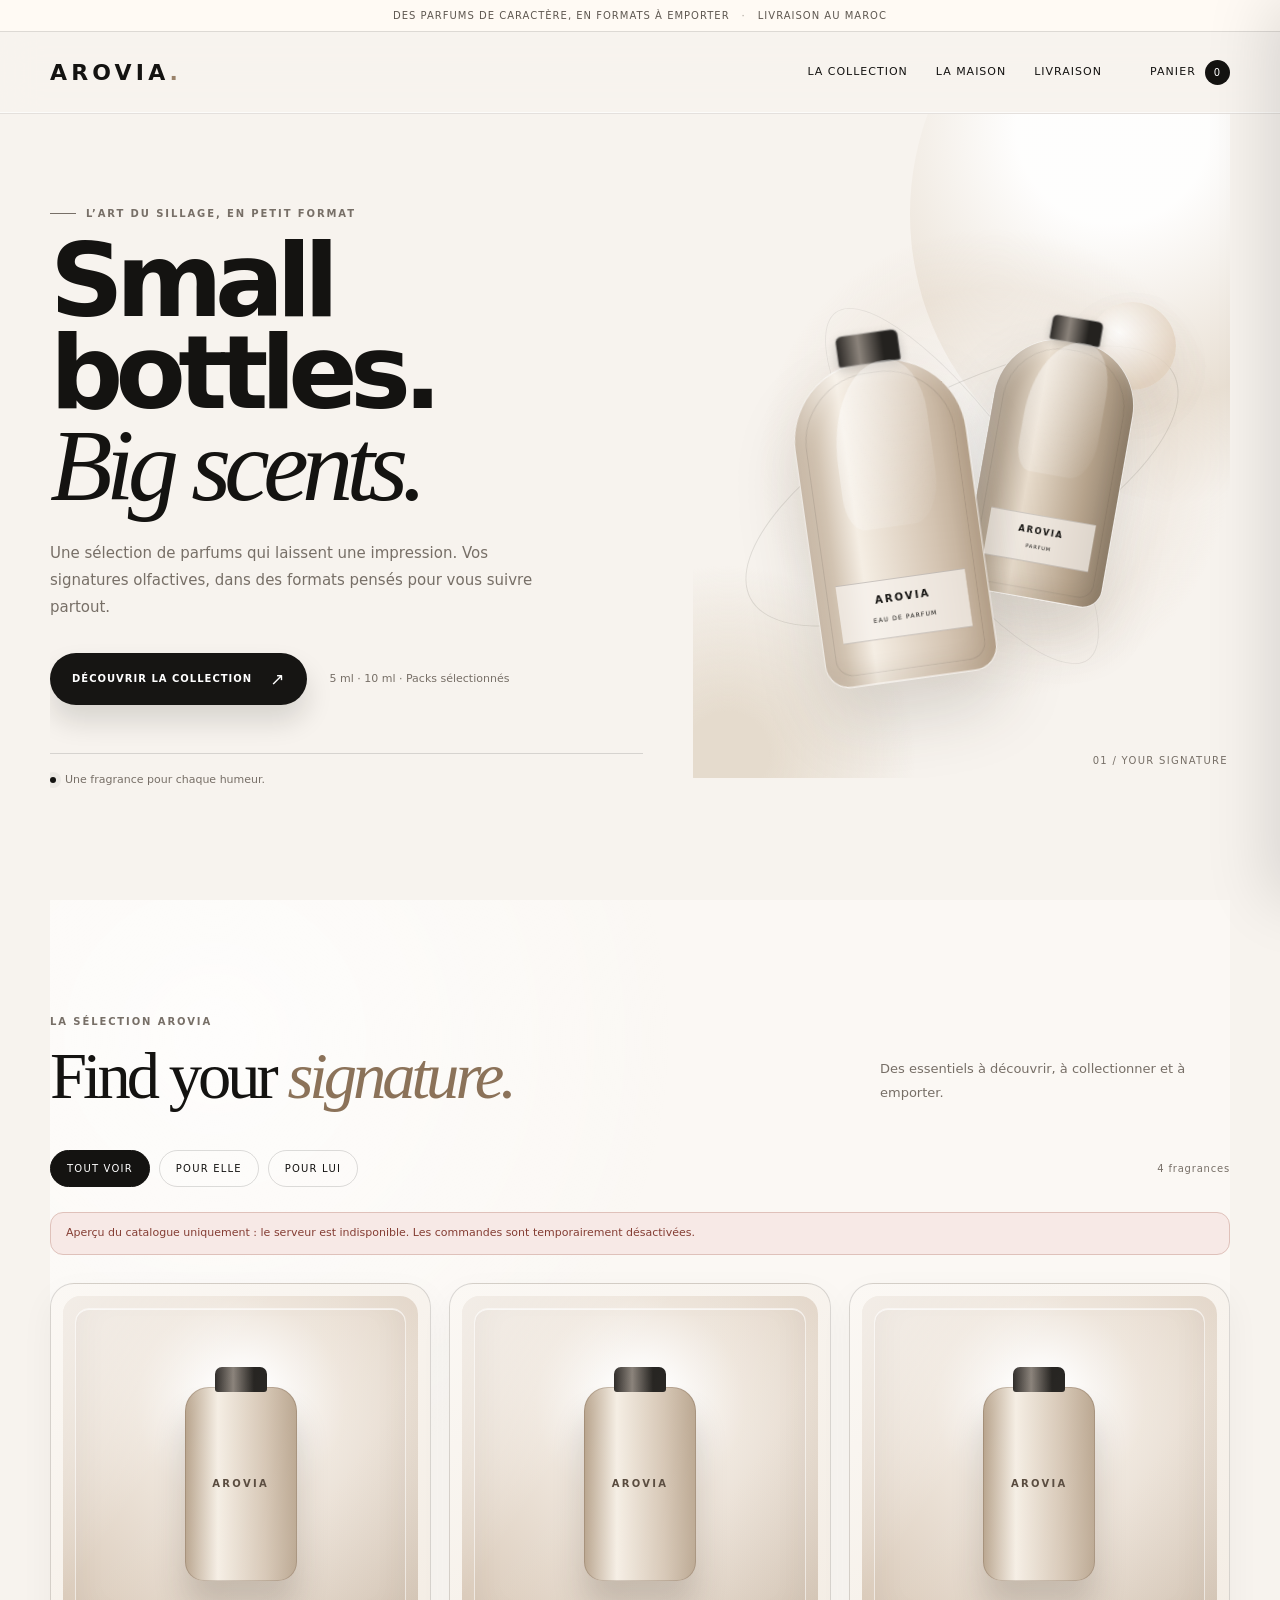
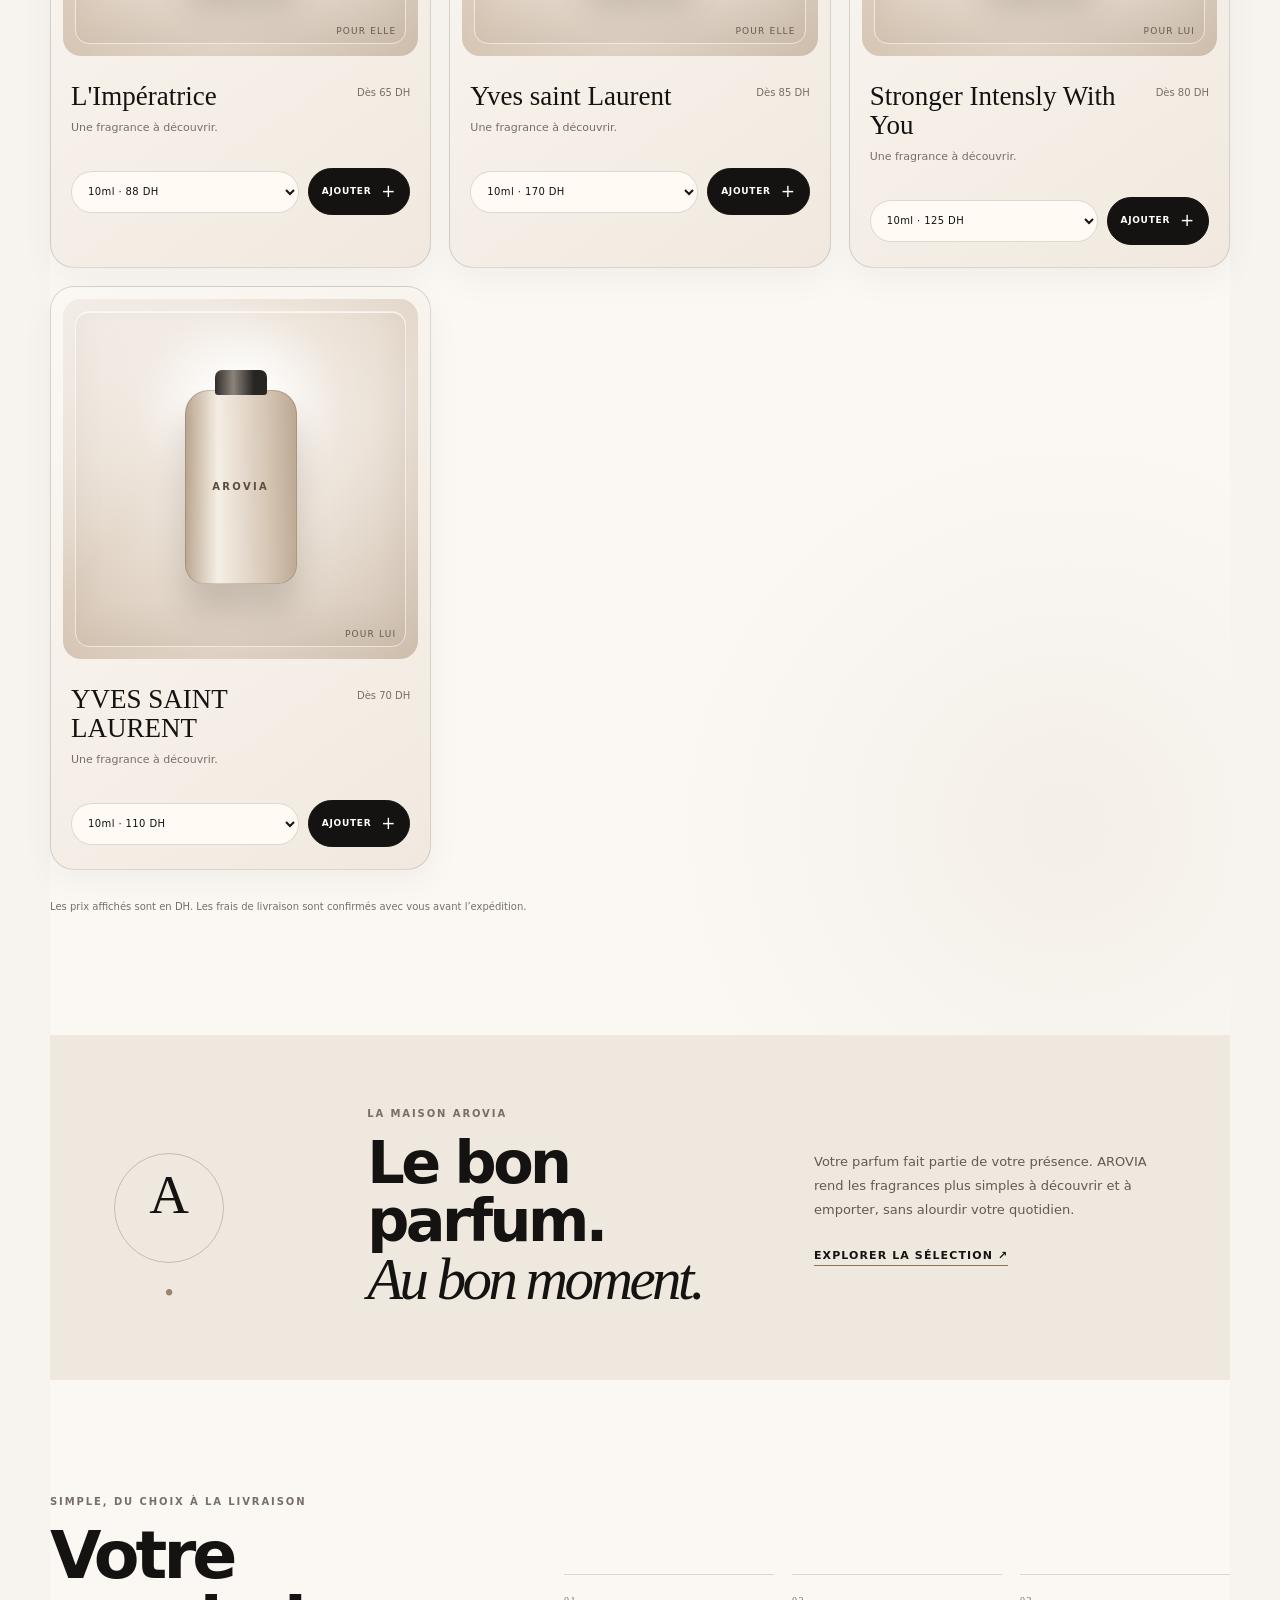
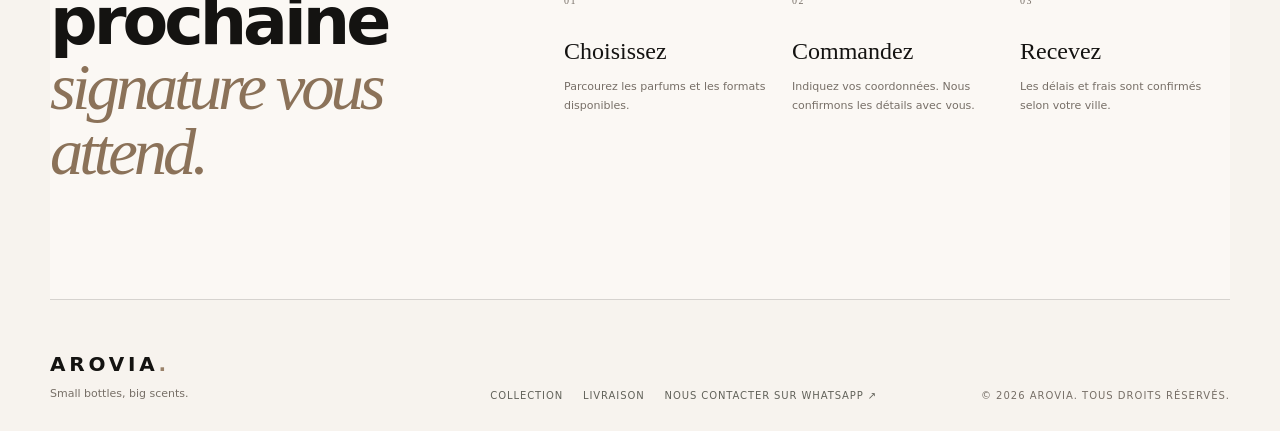
<file: index.html>
<!doctype html>
<html lang="fr">
<head>
  <meta charset="utf-8">
  <meta name="viewport" content="width=device-width, initial-scale=1">
  <meta name="theme-color" content="#f7f3ee">
  <meta name="description" content="AROVIA, des parfums de caractère en formats faciles à emporter. Découvrez notre sélection et commandez au Maroc.">
  <title>AROVIA — Small bottles, big scents.</title>
  <link rel="stylesheet" href="styles.css">
  <script src="app.js" defer></script>
</head>
<body class="storefront">
  <div class="announcement">Des parfums de caractère, en formats à emporter <span>·</span> Livraison au Maroc</div>
  <header class="site-header">
    <a class="wordmark" href="#top" aria-label="AROVIA, accueil">AROVIA<span class="wordmark-dot">.</span></a>
    <button class="mobile-menu" id="mobileMenuBtn" type="button" aria-expanded="false" aria-controls="mainNav" aria-label="Ouvrir le menu"><span></span><span></span></button>
    <nav class="main-nav" id="mainNav" aria-label="Navigation principale">
      <a href="#collection">La collection</a>
      <a href="#maison">La maison</a>
      <a href="#livraison">Livraison</a>
    </nav>
    <button class="cart-trigger" id="cartOpenBtn" type="button" aria-label="Ouvrir le panier">
      <span>Panier</span><span class="cart-count" id="cartCount">0</span>
    </button>
  </header>

  <main id="top">
    <section class="hero section-shell">
      <div class="hero-copy">
        <p class="eyebrow"><span class="eyebrow-line"></span> L’ART DU SILLAGE, EN PETIT FORMAT</p>
        <h1>Small bottles.<br><em>Big scents.</em></h1>
        <p class="hero-description">Une sélection de parfums qui laissent une impression. Vos signatures olfactives, dans des formats pensés pour vous suivre partout.</p>
        <div class="hero-actions">
          <a class="button button-dark" href="#collection">Découvrir la collection <span aria-hidden="true">↗</span></a>
          <span class="hero-note">5 ml · 10 ml · Packs sélectionnés</span>
        </div>
        <div class="hero-proof"><span class="proof-dot"></span><span>Une fragrance pour chaque humeur.</span></div>
      </div>
      <div class="hero-art" aria-label="Composition parfum minimaliste" role="img">
        <div class="art-orbit orbit-one"></div><div class="art-orbit orbit-two"></div>
        <div class="art-sun"></div>
        <div class="bottle bottle-back"><div class="bottle-cap"></div><div class="bottle-label">AROVIA<br><small>PARFUM</small></div></div>
        <div class="bottle bottle-front"><div class="bottle-cap"></div><div class="bottle-label">AROVIA<br><small>EAU DE PARFUM</small></div></div>
        <span class="art-caption">01 / YOUR SIGNATURE</span>
      </div>
    </section>

    <section class="catalog-section section-shell" id="collection">
      <div class="section-heading">
        <div><p class="eyebrow">LA SÉLECTION AROVIA</p><h2>Find your <em>signature.</em></h2></div>
        <p class="section-intro">Des essentiels à découvrir, à collectionner et à emporter.</p>
      </div>
      <div class="catalog-toolbar">
        <div class="filter-group" role="group" aria-label="Filtrer les parfums">
          <button type="button" class="filter-button is-active" data-category="all" aria-pressed="true">Tout voir</button>
          <button type="button" class="filter-button" data-category="femelle" aria-pressed="false">Pour elle</button>
          <button type="button" class="filter-button" data-category="homme" aria-pressed="false">Pour lui</button>
        </div>
        <p class="catalog-count" id="catalogCount">Sélection AROVIA</p>
      </div>
      <div id="apiStatus" class="api-status" role="status" aria-live="polite" hidden></div>
      <div class="product-grid" id="productGrid" aria-live="polite"></div>
      <div class="empty-state" id="emptyState" hidden><p>Aucun parfum dans cette catégorie pour le moment.</p></div>
      <div class="catalog-footnote">Les prix affichés sont en DH. Les frais de livraison sont confirmés avec vous avant l’expédition.</div>
    </section>

    <section class="brand-story section-shell" id="maison">
      <div class="story-mark">A<span>.</span></div>
      <div class="story-copy"><p class="eyebrow">LA MAISON AROVIA</p><h2>Le bon parfum.<br><em>Au bon moment.</em></h2></div>
      <div class="story-detail"><p>Votre parfum fait partie de votre présence. AROVIA rend les fragrances plus simples à découvrir et à emporter, sans alourdir votre quotidien.</p><a class="text-link" href="#collection">Explorer la sélection <span aria-hidden="true">↗</span></a></div>
    </section>

    <section class="delivery-section section-shell" id="livraison">
      <div class="delivery-heading"><p class="eyebrow">SIMPLE, DU CHOIX À LA LIVRAISON</p><h2>Votre prochaine<br><em>signature vous attend.</em></h2></div>
      <div class="delivery-steps">
        <article class="delivery-step"><span class="step-number">01</span><h3>Choisissez</h3><p>Parcourez les parfums et les formats disponibles.</p></article>
        <article class="delivery-step"><span class="step-number">02</span><h3>Commandez</h3><p>Indiquez vos coordonnées. Nous confirmons les détails avec vous.</p></article>
        <article class="delivery-step"><span class="step-number">03</span><h3>Recevez</h3><p>Les délais et frais sont confirmés selon votre ville.</p></article>
      </div>
    </section>
  </main>

  <footer class="site-footer section-shell" id="contact">
    <div><a class="wordmark footer-wordmark" href="#top">AROVIA<span class="wordmark-dot">.</span></a><p>Small bottles, big scents.</p></div>
    <div class="footer-links"><a href="#collection">Collection</a><a href="#livraison">Livraison</a><a href="https://wa.me/212699226164" target="_blank" rel="noopener noreferrer">Nous contacter sur WhatsApp ↗</a></div>
    <p class="footer-legal">© <span id="currentYear"></span> AROVIA. Tous droits réservés.</p>
  </footer>

  <div class="drawer-backdrop" id="cartBackdrop" hidden></div>
  <aside class="cart-drawer" id="cartDrawer" aria-labelledby="cartTitle" aria-hidden="true" inert>
    <div class="drawer-header"><div><p class="eyebrow">VOTRE SÉLECTION</p><h2 id="cartTitle">Le panier <span id="drawerCount">(0)</span></h2></div><button class="icon-button" id="cartCloseBtn" type="button" aria-label="Fermer le panier">×</button></div>
    <div class="cart-items" id="cartItems"></div>
    <div class="cart-empty" id="cartEmpty"><div class="empty-bag">A.</div><h3>Votre panier est vide.</h3><p>Il reste de belles fragrances à découvrir.</p><button class="text-link" id="continueShoppingBtn" type="button">Continuer mes achats ↗</button></div>
    <div class="cart-summary" id="cartSummary">
      <div class="summary-row"><span>Sous-total produits</span><strong id="cartSubtotal">0 DH</strong></div>
      <p class="summary-note">Les frais de livraison seront confirmés avec vous.</p>
      <button class="button button-dark button-full" id="checkoutOpenBtn" type="button">Passer la commande <span aria-hidden="true">↗</span></button>
      <p class="secure-note">Commande sans paiement en ligne. Confirmation avec AROVIA.</p>
    </div>
  </aside>

  <dialog class="modal checkout-modal" id="checkoutDialog" aria-labelledby="checkoutTitle">
    <div class="modal-header"><div><p class="eyebrow">DERNIÈRE ÉTAPE</p><h2 id="checkoutTitle">Finaliser la commande</h2></div><button class="icon-button" type="button" data-close-dialog="checkoutDialog" aria-label="Fermer">×</button></div>
    <p class="modal-intro">Vos coordonnées nous permettent de confirmer la disponibilité, les frais de livraison et le délai.</p>
    <form id="checkoutForm" class="checkout-form">
      <div class="form-field"><label for="customerName">Nom complet *</label><input id="customerName" name="name" type="text" autocomplete="name" maxlength="80" required></div>
      <div class="form-field"><label for="customerPhone">Téléphone *</label><input id="customerPhone" name="phone" type="tel" autocomplete="tel" maxlength="25" placeholder="06 XX XX XX XX" required></div>
      <div class="form-field"><label for="customerCity">Ville *</label><input id="customerCity" name="city" type="text" autocomplete="address-level2" maxlength="60" required></div>
      <div class="form-field"><label for="customerAddress">Adresse de livraison *</label><textarea id="customerAddress" name="address" autocomplete="street-address" maxlength="160" rows="2" required></textarea></div>
      <div class="form-field"><label for="customerNotes">Note (facultatif)</label><textarea id="customerNotes" name="notes" maxlength="300" rows="2" placeholder="Repère, préférence de livraison…"></textarea></div>
      <div class="honeypot" aria-hidden="true"><label for="website">Ne pas remplir ce champ</label><input id="website" name="website" type="text" tabindex="-1" autocomplete="off"></div>
      <div class="checkout-total"><span>Total produits</span><strong id="checkoutSubtotal">0 DH</strong></div>
      <p class="form-disclaimer">Le total ci-dessus concerne les produits uniquement. Les frais de livraison seront confirmés avant l’expédition.</p>
      <p id="checkoutMessage" class="form-message" role="status" aria-live="polite" hidden></p>
      <button class="button button-dark button-full" id="submitOrderBtn" type="submit">Envoyer ma commande <span aria-hidden="true">↗</span></button>
    </form>
  </dialog>

  <dialog class="modal receipt-modal" id="receiptDialog" aria-labelledby="receiptTitle">
    <div class="receipt-symbol">✓</div><p class="eyebrow">DEMANDE ENREGISTRÉE</p><h2 id="receiptTitle">Merci pour votre commande.</h2><p class="receipt-intro" id="receiptIntro">Votre commande a été enregistrée.</p>
    <div class="receipt-box" id="receiptContent"></div>
    <a class="button button-dark button-full" id="receiptWhatsApp" href="https://wa.me/212699226164" target="_blank" rel="noopener noreferrer">Confirmer sur WhatsApp ↗</a>
    <button class="button button-outline button-full" type="button" data-close-dialog="receiptDialog">Retour à la boutique</button>
  </dialog>

  <div class="toast" id="toast" role="status" aria-live="polite" hidden></div>
</body>
</html>
</file>
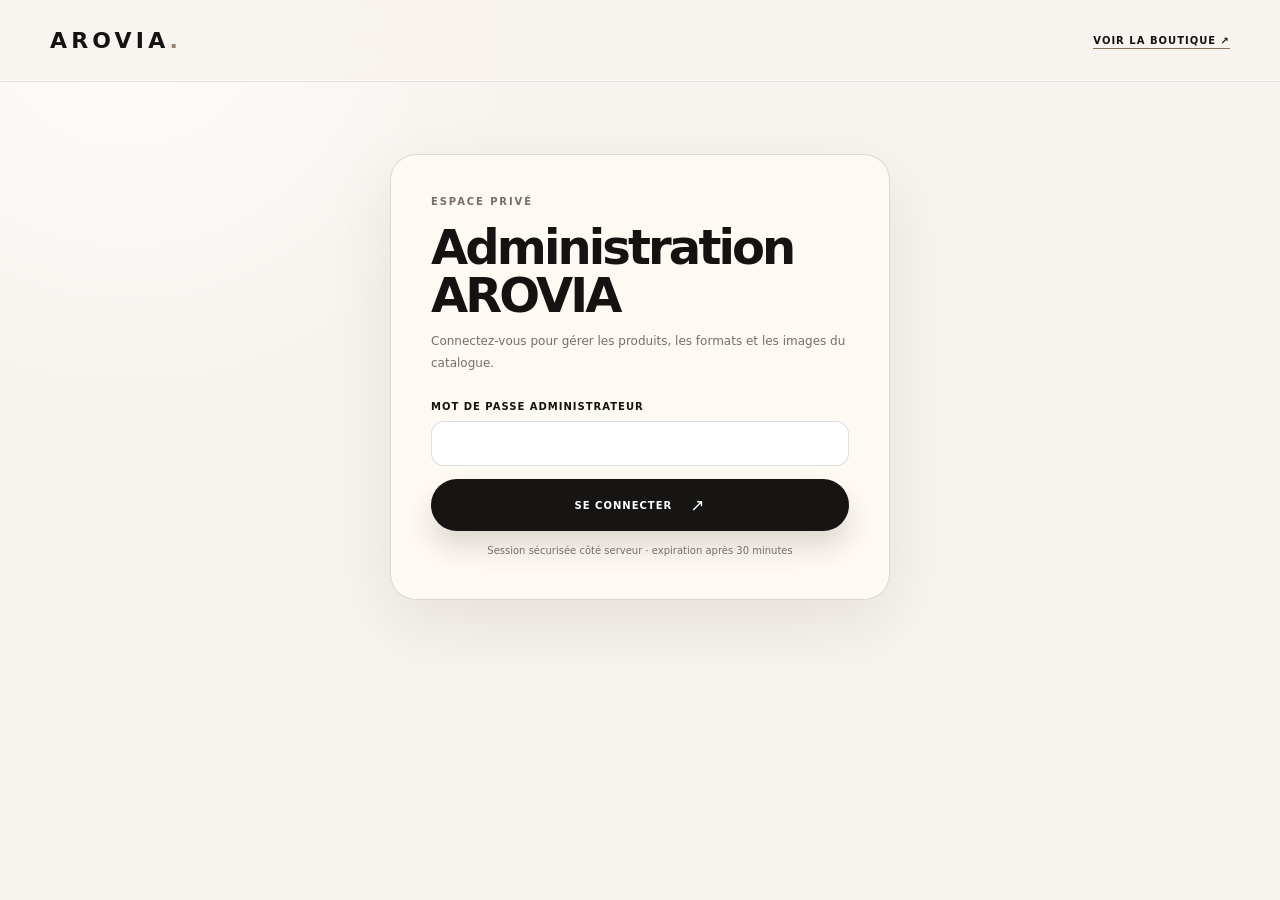
<file: admin.html>
<!doctype html>
<html lang="fr">
<head>
  <meta charset="utf-8">
  <meta name="viewport" content="width=device-width, initial-scale=1">
  <meta name="robots" content="noindex,nofollow,noarchive">
  <meta name="theme-color" content="#f7f3ee">
  <title>Administration — AROVIA</title>
  <link rel="stylesheet" href="styles.css">
  <script src="admin.js" defer></script>
</head>
<body class="admin-body">
  <header class="site-header admin-header">
    <a class="wordmark" href="index.html" aria-label="Retour à AROVIA">AROVIA<span class="wordmark-dot">.</span></a>
    <a class="text-link" href="index.html">Voir la boutique ↗</a>
  </header>

  <main class="admin-main">
    <section class="admin-panel admin-login-panel" id="loginPanel">
      <p class="eyebrow">ESPACE PRIVÉ</p>
      <h1 class="admin-title">Administration AROVIA</h1>
      <p class="admin-lead">Connectez-vous pour gérer les produits, les formats et les images du catalogue.</p>
      <p class="admin-message" id="loginMessage" role="status" aria-live="polite" hidden></p>
      <form class="login-form" id="loginForm">
        <div class="form-field"><label for="adminPassword">Mot de passe administrateur</label><input id="adminPassword" name="password" type="password" autocomplete="current-password" required maxlength="200"></div>
        <button class="button button-dark button-full" id="loginButton" type="submit">Se connecter <span aria-hidden="true">↗</span></button>
      </form>
      <p class="secure-note">Session sécurisée côté serveur · expiration après 30 minutes</p>
    </section>

    <section class="admin-panel is-hidden" id="adminPanel">
      <div class="admin-toolbar">
        <div><p class="eyebrow">GESTION DU CATALOGUE</p><h1>Vos produits.</h1><p id="catalogMeta">Chargement du catalogue…</p></div>
        <div class="admin-product-actions"><button class="button button-dark" id="newProductBtn" type="button">+ Nouveau produit</button><button class="button button-outline" id="logoutBtn" type="button">Déconnexion</button></div>
      </div>
      <p class="admin-message" id="adminMessage" role="status" aria-live="polite" hidden></p>
      <div class="admin-products" id="adminProducts"></div>
      <p class="catalog-footnote">Archiver masque un produit dans la boutique sans supprimer son historique de commandes. Les images téléversées deviennent accessibles par lien public, donc n’utilisez que des photos destinées aux clients.</p>
    </section>
  </main>

  <dialog class="modal" id="productDialog" aria-labelledby="productDialogTitle">
    <div class="modal-header"><div><p class="eyebrow">CATALOGUE AROVIA</p><h2 id="productDialogTitle">Nouveau produit</h2></div><button class="icon-button" id="closeProductDialog" type="button" aria-label="Fermer">×</button></div>
    <form id="productForm">
      <div class="admin-form" style="margin-top:19px">
        <div class="form-field"><label for="productId">Identifiant *</label><input id="productId" name="id" type="text" maxlength="60" pattern="[a-z0-9]+(-[a-z0-9]+)*" required><span class="muted-label">Lettres minuscules, chiffres et tirets. Stable après création.</span></div>
        <div class="form-field"><label for="productName">Nom du produit *</label><input id="productName" name="name" type="text" maxlength="100" required></div>
        <div class="form-field"><label for="productCategory">Catégorie *</label><select id="productCategory" name="category" required><option value="femelle">Pour elle</option><option value="homme">Pour lui</option></select></div>
        <div class="form-field"><label for="productBadge">Badge (facultatif)</label><input id="productBadge" name="badge" type="text" maxlength="40" placeholder="BEST VALUE"></div>
        <div class="form-field full"><label for="productDescription">Description</label><textarea id="productDescription" name="description" maxlength="600" rows="3" placeholder="Quelques mots sur la fragrance…"></textarea></div>
        <div class="form-field"><label for="productSortOrder">Ordre d’affichage</label><input id="productSortOrder" name="sortOrder" type="number" min="0" max="9999" step="1" value="999"></div>
        <div class="form-field checkbox-field"><input id="productActive" name="active" type="checkbox" checked><label for="productActive">Produit visible dans la boutique</label></div>
        <div class="form-field full"><label>Formats et prix (DH) *</label><div class="price-editor" id="priceEditor"></div><button class="small-button" id="addPriceBtn" type="button">+ Ajouter un format</button></div>
        <div class="form-field full"><label for="productImage">Photo du produit</label><div class="upload-row"><input id="productImage" type="file" accept="image/jpeg,image/png,image/webp"><button class="small-button" id="uploadImageBtn" type="button">Téléverser l’image</button></div><div class="image-preview" id="imagePreview"><div class="admin-thumb">A.</div><p>Choisissez une photo, puis téléversez-la avant d’enregistrer.</p></div></div>
      </div>
      <p class="admin-message" id="editorMessage" role="status" aria-live="polite" hidden></p>
      <div class="admin-form-actions"><button class="button button-outline" id="cancelProductBtn" type="button">Annuler</button><button class="button button-dark" id="saveProductBtn" type="submit">Enregistrer le produit</button></div>
    </form>
  </dialog>
  <div class="toast" id="adminToast" role="status" aria-live="polite" hidden></div>
</body>
</html>
</file>
<file: styles.css>
:root{--paper:#f8f6f1;--paper-2:#eeeae1;--ink:#25251f;--muted:#76766e;--line:#dedbd2;--accent:#a36b3f;--white:#fffefa;--danger:#a33d2c;--success:#426951;--shadow:0 22px 70px rgba(35,31,25,.12);--sans:'DM Sans',Arial,sans-serif;--serif:'Playfair Display',Georgia,serif}*{box-sizing:border-box}html{scroll-behavior:smooth;scroll-padding-top:100px}body{margin:0;background:var(--paper);color:var(--ink);font-family:var(--sans);font-size:14px;line-height:1.6}body.cart-open{overflow:hidden}button,input,textarea,select{font:inherit}button,a{-webkit-tap-highlight-color:transparent}button{color:inherit}a{color:inherit;text-decoration:none}button:focus-visible,a:focus-visible,input:focus-visible,textarea:focus-visible,select:focus-visible{outline:2px solid var(--accent);outline-offset:3px}.announcement{display:flex;align-items:center;justify-content:center;gap:10px;padding:8px 16px;background:#292923;color:#f8f4ec;font-size:10px;letter-spacing:.11em;text-transform:uppercase;text-align:center}.announcement span{color:#c59c71}.site-header{position:sticky;top:0;z-index:20;display:grid;grid-template-columns:1fr 1fr 1fr;align-items:center;min-height:76px;padding:0 clamp(22px,5vw,80px);border-bottom:1px solid rgba(80,75,63,.12);background:rgba(248,246,241,.94);backdrop-filter:blur(14px)}.wordmark{font-size:23px;font-weight:700;letter-spacing:.16em;line-height:1}.wordmark-dot{color:var(--accent)}.main-nav{display:flex;justify-content:center;gap:32px;font-size:12px;color:#64645d}.main-nav a,.footer-links a{transition:color .2s}.main-nav a:hover,.footer-links a:hover{color:var(--accent)}.cart-trigger{justify-self:end;display:flex;align-items:center;gap:12px;padding:10px 0;background:transparent;border:0;cursor:pointer;font-size:12px}.cart-count{display:grid;place-items:center;width:23px;height:23px;border-radius:50%;background:var(--ink);color:#fff;font-size:10px}.section-shell{width:min(1240px,calc(100% - 64px));margin:0 auto}.hero{display:grid;grid-template-columns:1fr 1fr;align-items:center;gap:6%;min-height:590px;padding-top:55px;padding-bottom:70px}.hero-copy{padding:35px 0}.eyebrow{display:flex;align-items:center;gap:10px;margin:0 0 18px;color:var(--accent);font-size:10px;font-weight:700;letter-spacing:.16em;line-height:1.4;text-transform:uppercase}.eyebrow-line{width:28px;height:1px;background:var(--accent)}h1,h2,h3,p{margin-top:0}h1,h2{font-weight:500;letter-spacing:-.045em}h1{max-width:620px;margin-bottom:23px;font-family:var(--serif);font-size:clamp(58px,7.1vw,104px);line-height:.98}h1 em,h2 em{color:var(--accent);font-weight:500}h1 em{display:inline-block}.hero-description{max-width:460px;margin-bottom:30px;color:#66665f;font-size:14px;line-height:1.95}.hero-actions{display:flex;align-items:center;flex-wrap:wrap;gap:20px}.button{display:inline-flex;align-items:center;justify-content:center;gap:18px;min-height:48px;padding:13px 19px;border:1px solid transparent;cursor:pointer;font-size:11px;font-weight:600;letter-spacing:.025em;transition:transform .18s,background .18s,border-color .18s,opacity .18s}.button:hover{transform:translateY(-1px)}.button-dark{background:var(--ink);color:var(--white)}.button-dark:hover{background:#444339}.button-outline{border-color:var(--line);background:transparent;color:var(--ink)}.button-outline:hover{border-color:var(--ink)}.button-full{width:100%}.button:disabled{cursor:not-allowed;opacity:.55;transform:none}.hero-note{color:var(--muted);font-size:10px}.hero-proof{display:flex;align-items:center;gap:8px;margin-top:45px;color:#818077;font-size:10px}.proof-dot{width:6px;height:6px;border-radius:50%;background:var(--accent)}.hero-art{position:relative;isolation:isolate;display:grid;place-items:center;min-height:430px;overflow:hidden;background:#e9e1d3}.hero-art:before,.hero-art:after{position:absolute;z-index:-1;content:"";border-radius:50%;border:1px solid rgba(123,98,69,.25)}.hero-art:before{width:390px;height:390px}.hero-art:after{width:280px;height:280px}.art-orbit{position:absolute;border:1px solid rgba(123,98,69,.3);border-radius:50%;transform:rotate(-27deg)}.orbit-one{width:490px;height:190px}.orbit-two{width:410px;height:130px;transform:rotate(54deg)}.art-sun{position:absolute;top:51px;right:67px;width:95px;height:95px;border-radius:50%;background:#c5a77f;opacity:.65}.bottle{position:absolute;display:flex;flex-direction:column;align-items:center;justify-content:flex-end;width:114px;height:220px;border:1px solid rgba(101,72,46,.35);border-radius:8px 8px 17px 17px;background:linear-gradient(90deg,rgba(176,130,81,.5),rgba(249,231,203,.82) 45%,rgba(169,122,72,.45));box-shadow:18px 25px 25px rgba(80,57,38,.16);transform:rotate(-7deg)}.bottle-back{margin-left:115px;margin-top:-65px;transform:rotate(9deg) scale(.8);background:linear-gradient(90deg,rgba(111,83,58,.65),rgba(211,178,140,.8) 45%,rgba(117,81,53,.55))}.bottle-front{margin-left:-40px;margin-top:65px}.bottle-cap{position:absolute;top:-28px;width:45px;height:29px;border-radius:4px 4px 1px 1px;background:linear-gradient(90deg,#9b8c74,#d3c4a4,#8a7960);border:1px solid rgba(77,64,47,.22)}.bottle-label{width:75%;padding:14px 4px;background:rgba(249,244,233,.8);text-align:center;font-size:10px;font-weight:700;letter-spacing:.12em;line-height:1.7}.bottle-label small{font-size:5px;letter-spacing:.18em}.art-caption{position:absolute;bottom:17px;left:19px;color:#766a5c;font-size:9px;letter-spacing:.18em}.catalog-section{padding-top:60px;padding-bottom:100px}.section-heading{display:flex;align-items:end;justify-content:space-between;gap:28px;margin-bottom:36px}.section-heading .eyebrow{margin-bottom:13px}h2{margin-bottom:0;font-family:var(--serif);font-size:clamp(38px,5vw,62px);line-height:1.08}.section-intro{max-width:280px;margin:0 0 4px;color:var(--muted);font-size:12px;line-height:1.8}.catalog-toolbar{display:flex;align-items:center;justify-content:space-between;gap:20px;padding:15px 0;border-top:1px solid var(--line);border-bottom:1px solid var(--line)}.filter-group{display:flex;flex-wrap:wrap;gap:6px}.filter-button{padding:8px 13px;border:1px solid transparent;background:transparent;color:#77776f;cursor:pointer;font-size:11px}.filter-button.is-active{border-color:var(--ink);background:var(--ink);color:white}.catalog-count{margin:0;color:var(--muted);font-size:10px}.api-status{margin:16px 0 0;padding:12px 15px;border:1px solid #dbc8a8;background:#f3eadb;color:#675538;font-size:11px}.api-status[data-kind="error"]{border-color:#e1bcb6;background:#f7e9e6;color:#843d33}.product-grid{display:grid;grid-template-columns:repeat(3,minmax(0,1fr));gap:38px 24px;margin-top:28px}.product-card{min-width:0}.product-visual{position:relative;display:grid;place-items:center;aspect-ratio:4/4.35;overflow:hidden;background:#ece7dd}.product-visual:after{position:absolute;inset:10px;border:1px solid rgba(108,92,70,.12);content:"";pointer-events:none}.product-visual img{width:100%;height:100%;object-fit:cover;transition:transform .5s}.product-card:hover .product-visual img{transform:scale(1.035)}.product-placeholder{display:flex;align-items:center;justify-content:center;width:100%;height:100%;background:radial-gradient(circle at 50% 35%,#f7f1e8 0,#e5dac9 46%,#d8c6af 100%)}.placeholder-bottle{position:relative;display:flex;align-items:center;justify-content:center;width:84px;height:160px;border:1px solid rgba(92,67,43,.42);border-radius:5px 5px 12px 12px;background:linear-gradient(90deg,#bca181,#f5e3c5 44%,#c3a27d);box-shadow:15px 20px 28px rgba(84,61,39,.15);color:#66503c;font-size:10px;font-weight:700;letter-spacing:.15em;text-align:center;line-height:1.6}.placeholder-bottle:before{position:absolute;top:-22px;width:34px;height:23px;border-radius:3px 3px 0 0;background:linear-gradient(90deg,#91806a,#d1c0a4,#82715b);content:""}.product-badge{position:absolute;top:15px;left:15px;z-index:1;padding:6px 8px;background:var(--white);font-size:8px;font-weight:700;letter-spacing:.11em;text-transform:uppercase}.product-category{position:absolute;right:15px;bottom:14px;z-index:1;color:#685c4d;font-size:8px;letter-spacing:.14em;text-transform:uppercase}.product-info{padding:16px 1px 0}.product-title-row{display:flex;align-items:start;justify-content:space-between;gap:12px}.product-title{margin:0;font-family:var(--serif);font-size:23px;font-weight:500;line-height:1.25}.product-price-hint{flex:none;padding-top:4px;color:#5f5c53;font-size:11px}.product-description{min-height:22px;margin:7px 0 15px;color:var(--muted);font-size:11px;line-height:1.6}.product-buy-row{display:grid;grid-template-columns:minmax(92px,1fr) auto;gap:9px;align-items:center}.product-size-select{width:100%;min-height:42px;padding:9px 10px;border:1px solid var(--line);border-radius:0;background:transparent;color:var(--ink);font-size:11px}.add-button{display:flex;align-items:center;justify-content:center;gap:14px;min-height:42px;padding:10px 13px;border:1px solid var(--ink);background:transparent;cursor:pointer;font-size:10px;font-weight:600;white-space:nowrap}.add-button:hover{background:var(--ink);color:white}.catalog-footnote{margin-top:28px;color:var(--muted);font-size:10px}.empty-state{padding:48px 10px;text-align:center;color:var(--muted)}.brand-story{display:grid;grid-template-columns:.65fr 1.2fr 1fr;align-items:center;gap:35px;padding:68px 6%;background:#e9e3d8}.story-mark{display:grid;place-items:center;width:100px;height:100px;border:1px solid rgba(145,103,62,.4);border-radius:50%;font-family:var(--serif);font-size:50px}.story-mark span{color:var(--accent)}.story-copy .eyebrow{margin-bottom:13px}.story-copy h2{font-size:clamp(34px,4vw,50px)}.story-detail p{max-width:360px;margin-bottom:20px;color:#656158;font-size:12px;line-height:1.9}.text-link{display:inline-flex;align-items:center;gap:12px;padding:0;border:0;border-bottom:1px solid var(--accent);background:transparent;color:var(--ink);cursor:pointer;font-size:11px;font-weight:600}.delivery-section{display:grid;grid-template-columns:.75fr 1.25fr;gap:8%;padding-top:105px;padding-bottom:105px}.delivery-heading h2{font-size:clamp(38px,4.5vw,58px)}.delivery-steps{display:grid;grid-template-columns:repeat(3,1fr);gap:20px;padding-top:10px}.delivery-step{padding-top:16px;border-top:1px solid #cfc7b8}.step-number{color:var(--accent);font-family:var(--serif);font-size:18px}.delivery-step h3{margin:20px 0 9px;font-family:var(--serif);font-size:19px;font-weight:500}.delivery-step p{margin:0;color:var(--muted);font-size:11px;line-height:1.8}.site-footer{display:grid;grid-template-columns:1fr 1.2fr auto;align-items:center;gap:20px;padding-top:28px;padding-bottom:27px;border-top:1px solid var(--line)}.footer-wordmark{font-size:18px}.site-footer p{margin:8px 0 0;color:var(--muted);font-size:10px}.footer-links{display:flex;flex-wrap:wrap;justify-content:center;gap:22px;color:#62625a;font-size:10px}.site-footer .footer-legal{margin:0;text-align:right;white-space:nowrap}.drawer-backdrop{position:fixed;inset:0;z-index:39;background:rgba(28,27,23,.42)}.cart-drawer{position:fixed;top:0;right:0;z-index:40;display:flex;flex-direction:column;width:min(460px,100%);height:100dvh;padding:25px clamp(20px,4vw,34px);background:var(--paper);box-shadow:var(--shadow);transform:translateX(102%);transition:transform .25s ease}.cart-drawer.is-open{transform:translateX(0)}.drawer-header,.modal-header{display:flex;align-items:start;justify-content:space-between;gap:20px;padding-bottom:20px;border-bottom:1px solid var(--line)}.drawer-header .eyebrow,.modal-header .eyebrow{margin-bottom:9px}.drawer-header h2,.modal-header h2{font-size:30px}.icon-button{display:grid;place-items:center;flex:none;width:34px;height:34px;border:1px solid var(--line);background:transparent;cursor:pointer;font-size:24px;line-height:1}.cart-items{flex:1;overflow:auto;padding:20px 0}.cart-line{display:grid;grid-template-columns:68px 1fr auto;gap:13px;padding:14px 0;border-bottom:1px solid var(--line)}.cart-line-thumb{display:grid;place-items:center;min-height:78px;background:var(--paper-2);font-family:var(--serif);font-size:20px;color:var(--accent)}.cart-line-title{margin:1px 0 4px;font-family:var(--serif);font-size:16px;font-weight:500}.cart-line-meta{margin:0;color:var(--muted);font-size:10px}.cart-line-price{padding-top:2px;font-size:11px;font-weight:600;white-space:nowrap}.cart-line-controls{display:flex;align-items:center;gap:8px;margin-top:10px}.qty-button{display:grid;place-items:center;width:25px;height:25px;border:1px solid var(--line);background:transparent;cursor:pointer}.qty-number{min-width:12px;text-align:center;font-size:10px}.remove-button{margin-left:4px;padding:3px 0;border:0;border-bottom:1px solid #c8b5a0;background:transparent;color:#8a6142;cursor:pointer;font-size:10px}.cart-summary{padding-top:17px;border-top:1px solid var(--line)}.summary-row,.checkout-total{display:flex;align-items:center;justify-content:space-between;gap:20px}.summary-row{font-size:12px}.summary-row strong,.checkout-total strong{font-size:16px}.summary-note,.secure-note{color:var(--muted);font-size:10px}.cart-summary .button{margin-top:10px}.secure-note{margin:12px 0 0;text-align:center}.cart-empty{display:none;flex:1;flex-direction:column;align-items:center;justify-content:center;text-align:center}.cart-empty.is-visible{display:flex}.empty-bag{display:grid;place-items:center;width:65px;height:65px;border:1px solid var(--line);border-radius:50%;font-family:var(--serif);font-size:30px;color:var(--accent)}.cart-empty h3{margin:18px 0 5px;font-family:var(--serif);font-size:23px;font-weight:500}.cart-empty p{margin:0 0 18px;color:var(--muted);font-size:11px}.modal{width:min(540px,calc(100% - 28px));max-height:min(90dvh,900px);padding:28px;border:1px solid var(--line);background:var(--paper);color:var(--ink);box-shadow:var(--shadow)}.modal::backdrop{background:rgba(28,27,23,.55);backdrop-filter:blur(3px)}.modal-intro{margin:18px 0 20px;color:var(--muted);font-size:11px;line-height:1.8}.checkout-form{display:grid;gap:14px}.form-field{display:grid;gap:6px}.form-field label{font-size:10px;font-weight:600}.form-field input,.form-field textarea,.admin-form input,.admin-form textarea,.admin-form select,.login-form input{width:100%;min-height:43px;padding:10px 11px;border:1px solid var(--line);border-radius:0;background:var(--white);color:var(--ink);font-size:12px}.form-field textarea,.admin-form textarea{resize:vertical}.checkout-total{padding-top:14px;border-top:1px solid var(--line)}.checkout-total span{font-size:11px}.form-disclaimer{margin:-6px 0 0;color:var(--muted);font-size:10px;line-height:1.7}.form-message{margin:0;padding:10px 12px;border:1px solid #dfc19b;background:#f3eadb;color:#6f5130;font-size:11px}.form-message[data-kind="error"]{border-color:#e2b8b2;background:#f8e9e6;color:#833c32}.form-message[data-kind="success"]{border-color:#b8cdbd;background:#eaf1eb;color:#3e664b}.honeypot{position:absolute!important;left:-10000px!important;width:1px!important;height:1px!important;overflow:hidden!important}.receipt-modal{text-align:center}.receipt-symbol{display:grid;place-items:center;width:55px;height:55px;margin:2px auto 18px;border:1px solid #b4c7b8;border-radius:50%;color:var(--success);font-size:25px}.receipt-modal>.eyebrow{justify-content:center;margin-bottom:11px}.receipt-modal h2{font-size:34px}.receipt-intro{margin:13px auto 21px;max-width:360px;color:var(--muted);font-size:11px;line-height:1.8}.receipt-box{margin-bottom:18px;padding:17px;border:1px solid var(--line);text-align:left}.receipt-order-id{margin:0 0 12px;color:var(--accent);font-size:10px;font-weight:700;letter-spacing:.1em}.receipt-row{display:flex;justify-content:space-between;gap:18px;padding:8px 0;border-bottom:1px solid var(--line);font-size:11px}.receipt-row:last-child{border-bottom:0}.receipt-items{margin:0;padding:0;list-style:none}.receipt-items li{padding:7px 0;color:#5e5d56;font-size:11px}.receipt-total{display:flex;justify-content:space-between;padding-top:13px;border-top:1px solid var(--line);font-size:13px;font-weight:700}.receipt-modal .button+.button{margin-top:8px}.toast{position:fixed;right:20px;bottom:20px;z-index:100;max-width:min(400px,calc(100% - 40px));padding:13px 17px;background:var(--ink);color:#fff;font-size:11px;box-shadow:var(--shadow)}.toast[data-kind="error"]{background:#873d32}.toast[data-kind="success"]{background:#365d43}.admin-body{background:#f5f3ee}.admin-header{display:flex;align-items:center;justify-content:space-between;gap:20px}.admin-main{width:min(1050px,calc(100% - 36px));margin:40px auto 80px}.admin-panel{padding:clamp(20px,4vw,36px);border:1px solid var(--line);background:var(--white)}.admin-login-panel{max-width:460px;margin:8vh auto}.admin-title{margin:0 0 9px;font-family:var(--serif);font-size:34px;font-weight:500}.admin-lead{margin:0 0 25px;color:var(--muted);font-size:12px;line-height:1.8}.login-form{display:grid;gap:12px}.admin-toolbar{display:flex;align-items:center;justify-content:space-between;gap:20px;margin-bottom:22px}.admin-toolbar h1{margin:0;font-family:var(--serif);font-size:35px;line-height:1.1}.admin-toolbar p{margin:7px 0 0;color:var(--muted);font-size:11px}.admin-products{display:grid;gap:10px}.admin-product{display:grid;grid-template-columns:1fr auto;align-items:center;gap:18px;padding:17px 0;border-bottom:1px solid var(--line)}.admin-product-main{display:flex;align-items:center;gap:14px;min-width:0}.admin-thumb{display:grid;place-items:center;flex:none;width:58px;height:68px;overflow:hidden;background:var(--paper-2);font-family:var(--serif);color:var(--accent)}.admin-thumb img{width:100%;height:100%;object-fit:cover}.admin-product-title{margin:0;font-size:14px;font-weight:600;overflow-wrap:anywhere}.admin-product-meta{margin:4px 0 0;color:var(--muted);font-size:10px}.admin-product-prices{margin:6px 0 0;font-size:11px}.admin-product-actions{display:flex;flex-wrap:wrap;justify-content:end;gap:8px}.small-button{padding:8px 11px;border:1px solid var(--line);background:transparent;cursor:pointer;font-size:10px}.small-button:hover{border-color:var(--ink)}.small-button-danger{color:var(--danger)}.status-pill{display:inline-block;margin-left:7px;padding:3px 6px;background:#ebe5d9;color:#686053;font-size:8px;letter-spacing:.07em;text-transform:uppercase}.status-pill.inactive{background:#f1e5e2;color:#8b4339}.admin-message{margin:0 0 16px;padding:10px 12px;border:1px solid var(--line);background:#f3eee4;font-size:11px}.admin-message[data-kind="error"]{border-color:#e1bcb6;background:#f7e9e6;color:#843d33}.admin-message[data-kind="success"]{border-color:#b8cdbd;background:#eaf1eb;color:#3e664b}.admin-form{display:grid;grid-template-columns:1fr 1fr;gap:14px}.admin-form .form-field.full{grid-column:1/-1}.admin-form .checkbox-field{display:flex;align-items:center;gap:10px}.admin-form .checkbox-field input{width:16px;min-height:0;height:16px}.price-editor{display:grid;gap:8px}.price-row{display:grid;grid-template-columns:1fr 1fr auto;gap:8px;align-items:center}.price-row input{min-width:0}.price-row button{width:38px;height:38px;border:1px solid var(--line);background:transparent;cursor:pointer}.image-preview{display:flex;align-items:center;gap:15px;margin-top:8px}.image-preview img{width:82px;height:82px;object-fit:cover;background:var(--paper-2)}.image-preview p{margin:0;color:var(--muted);font-size:10px}.admin-form-actions{display:flex;justify-content:end;gap:10px;margin-top:20px}.upload-row{display:flex;gap:10px;align-items:center;flex-wrap:wrap}.upload-row input{flex:1;min-width:170px;padding:8px;background:transparent}.muted-label{color:var(--muted);font-size:10px}.is-hidden{display:none!important}@media(max-width:900px){.hero{min-height:0;grid-template-columns:1fr 1fr;gap:28px;padding-top:45px}.hero-art{min-height:370px}.main-nav{gap:17px}.product-grid{grid-template-columns:repeat(2,minmax(0,1fr));gap:30px 18px}.brand-story{grid-template-columns:.45fr 1fr;gap:25px}.story-detail{grid-column:2}.delivery-section{grid-template-columns:1fr;gap:35px;padding-top:80px;padding-bottom:80px}.site-footer{grid-template-columns:1fr 1.5fr}.site-footer .footer-legal{grid-column:1/-1;text-align:left}}@media(max-width:620px){.announcement{font-size:8px;letter-spacing:.06em}.site-header{grid-template-columns:1fr auto;min-height:66px;padding:0 20px}.main-nav{display:none}.wordmark{font-size:20px}.section-shell{width:calc(100% - 36px)}.hero{grid-template-columns:1fr;gap:10px;padding-top:35px;padding-bottom:58px}.hero-copy{padding:12px 0 10px}.hero h1{font-size:clamp(59px,16vw,86px)}.hero-description{font-size:13px}.hero-proof{margin-top:27px}.hero-art{min-height:335px}.bottle{transform:rotate(-7deg) scale(.88)}.bottle-back{transform:rotate(9deg) scale(.7)}.catalog-section{padding-top:48px;padding-bottom:65px}.section-heading{display:block;margin-bottom:25px}.section-heading h2{font-size:43px}.section-intro{margin-top:15px}.catalog-toolbar{align-items:flex-start;flex-direction:column;gap:8px}.filter-group{gap:3px}.filter-button{padding:7px 11px}.product-grid{gap:28px 12px;margin-top:20px}.product-visual{aspect-ratio:4/4.9}.product-title-row{display:block}.product-title{font-size:19px}.product-price-hint{display:block;padding-top:5px}.product-description{min-height:0;margin-bottom:12px;font-size:10px}.product-buy-row{grid-template-columns:1fr;gap:7px}.product-size-select,.add-button{min-height:39px}.add-button{justify-content:space-between}.product-badge{top:10px;left:10px;max-width:calc(100% - 20px);font-size:7px}.product-category{right:10px;bottom:10px;font-size:7px}.placeholder-bottle{transform:scale(.84)}.brand-story{grid-template-columns:1fr;gap:19px;padding:32px 25px}.story-mark{width:68px;height:68px;font-size:34px}.story-copy h2{font-size:43px}.story-detail{grid-column:auto}.delivery-section{padding-top:67px;padding-bottom:67px}.delivery-heading h2{font-size:43px}.delivery-steps{grid-template-columns:1fr;gap:16px}.delivery-step{display:grid;grid-template-columns:36px 1fr;column-gap:11px;padding-top:12px}.step-number{grid-row:span 2}.delivery-step h3{margin:0 0 4px}.delivery-step p{grid-column:2}.site-footer{grid-template-columns:1fr;gap:20px;padding-top:24px;padding-bottom:24px}.footer-links{justify-content:flex-start;gap:16px}.site-footer .footer-legal{grid-column:auto}.modal{padding:21px 17px}.drawer-header h2,.modal-header h2{font-size:27px}.admin-main{margin-top:20px}.admin-toolbar{align-items:flex-start;flex-direction:column}.admin-toolbar h1{font-size:31px}.admin-product{grid-template-columns:1fr;gap:12px}.admin-product-actions{justify-content:flex-start}.admin-form{grid-template-columns:1fr}.admin-form .form-field.full{grid-column:auto}.price-row{grid-template-columns:1fr 1fr 38px}.admin-form-actions{flex-direction:column-reverse}.admin-form-actions .button{width:100%}}@media(prefers-reduced-motion:reduce){*,*::before,*::after{scroll-behavior:auto!important;transition:none!important;animation:none!important}}

/* ============================================================
   AROVIA CLASSIC VISUAL REFRESH
   Warm ivory, ink, editorial serif accents, glass-like bottles.
   These rules intentionally map the previous visual style onto
   the current storefront/admin markup without changing behavior.
   ============================================================ */
:root{
  --paper:#f7f3ee;
  --paper-2:#ece5dc;
  --ink:#141311;
  --muted:#776f67;
  --line:rgba(20,19,17,.14);
  --soft:#ece5dc;
  --dark:#161513;
  --white:#fffaf4;
  --accent:#8b7259;
  --danger:#8d4035;
  --success:#45634d;
  --radius:24px;
  --shadow:0 24px 70px rgba(20,19,17,.08);
  --sans:Inter,ui-sans-serif,system-ui,-apple-system,BlinkMacSystemFont,"Segoe UI",sans-serif;
  --serif:Georgia,"Times New Roman",serif;
}

html{scroll-padding-top:92px;scroll-behavior:smooth}
body{font-family:var(--sans);background:var(--paper);color:var(--ink);line-height:1.5;overflow-x:hidden}
body.cart-open{overflow:hidden}
button,input,textarea,select{font:inherit}
button,a{-webkit-tap-highlight-color:transparent}
a{color:inherit;text-decoration:none}
button:focus-visible,a:focus-visible,input:focus-visible,textarea:focus-visible,select:focus-visible{outline:2px solid #8c7966;outline-offset:3px}
[hidden]{display:none!important}

/* Announcement + navigation */
.announcement{display:flex;justify-content:center;align-items:center;gap:12px;padding:8px 20px;border-bottom:1px solid var(--line);background:#fffaf4;color:#5e5750;font-size:10px;letter-spacing:.1em;text-transform:uppercase}
.announcement span{color:var(--muted);opacity:.65}
.site-header{position:sticky;top:0;z-index:50;display:flex;align-items:center;justify-content:space-between;gap:30px;min-height:82px;padding:0 max(20px,calc((100vw - 1180px)/2));border:0;border-bottom:1px solid rgba(20,19,17,.08);background:rgba(247,243,238,.88);backdrop-filter:blur(18px);transition:box-shadow .3s ease}
.site-header:after{content:"";position:absolute;inset:auto 0 0;height:1px;background:rgba(255,255,255,.6);pointer-events:none}
.wordmark{display:inline-flex;align-items:center;gap:0;font-family:var(--sans);font-size:22px;font-weight:800;letter-spacing:.19em;line-height:1;white-space:nowrap}
.wordmark-dot{color:#9a826a}
.main-nav{display:flex;align-items:center;justify-content:center;gap:28px;margin-left:auto;margin-right:18px;color:var(--ink);font-size:11px;letter-spacing:.09em;text-transform:uppercase}
.main-nav a{position:relative;transition:color .2s ease}
.main-nav a:after,.footer-links a:after{content:"";position:absolute;left:0;bottom:-6px;width:100%;height:1px;background:currentColor;transform:scaleX(0);transform-origin:right;transition:transform .3s ease}
.main-nav a:hover:after,.footer-links a:hover:after{transform:scaleX(1);transform-origin:left}
.main-nav a:hover,.footer-links a:hover{color:var(--ink)}
.cart-trigger{display:flex;align-items:center;gap:9px;justify-self:auto;padding:8px 0;background:transparent;border:0;color:var(--ink);font-size:11px;letter-spacing:.1em;text-transform:uppercase}
.cart-count{display:grid;place-items:center;width:25px;height:25px;border-radius:999px;background:var(--ink);color:#fff;font-size:10px;transition:transform .25s ease}

/* Shared layout + typography */
.section-shell{width:min(1180px,calc(100% - 40px));margin-inline:auto}
h1,h2,h3,p{margin-top:0}
h1,h2{font-weight:500;letter-spacing:-.055em}
.eyebrow{display:flex;align-items:center;gap:10px;margin:0 0 14px;color:var(--muted);font-size:10px;font-weight:800;letter-spacing:.19em;line-height:1.4;text-transform:uppercase}
.eyebrow-line{display:inline-block;width:26px;height:1px;background:var(--muted)}
.text-link{position:relative;display:inline-block;font-size:11px;font-weight:750;letter-spacing:.1em;text-transform:uppercase}
.text-link:after{content:"";position:absolute;left:0;bottom:-5px;width:100%;height:1px;background:currentColor;transform:scaleX(0);transform-origin:right;transition:transform .3s ease}
.text-link:hover:after{transform:scaleX(1);transform-origin:left}
.button{display:inline-flex;align-items:center;justify-content:center;gap:18px;min-height:52px;padding:0 21px;border:1px solid transparent;border-radius:999px;cursor:pointer;font-size:10px;font-weight:800;letter-spacing:.1em;text-transform:uppercase;transition:transform .25s ease,background .25s ease,color .25s ease,box-shadow .25s ease,border-color .25s ease}
.button span{font-size:17px;font-weight:400;line-height:0}
.button:hover{transform:translateY(-2px)}
.button-dark{background:var(--dark);color:#fff;box-shadow:0 16px 28px rgba(20,19,17,.14)}
.button-dark:hover{background:#292723;box-shadow:0 20px 36px rgba(20,19,17,.18)}
.button-outline{border-color:var(--line);background:#fffaf4;color:var(--ink)}
.button-outline:hover{border-color:var(--ink);background:#fff}
.button-full{width:100%}
.button:disabled{cursor:not-allowed;opacity:.55;transform:none;box-shadow:none}

/* Hero */
.hero{position:relative;isolation:isolate;display:grid;grid-template-columns:1.05fr .95fr;align-items:center;gap:50px;min-height:calc(100vh - 114px);padding-top:65px;padding-bottom:84px;overflow:hidden}
.hero:before{content:"";position:absolute;z-index:-2;width:580px;height:580px;right:-260px;top:-190px;border-radius:50%;background:radial-gradient(circle at 35% 35%,#fff 0 18%,#e8ded1 53%,transparent 72%);opacity:.9;pointer-events:none}
.hero-copy{position:relative;z-index:2;padding:10px 0}
.hero h1{max-width:760px;margin:0 0 28px;font-family:var(--sans);font-size:clamp(62px,8vw,120px);font-weight:650;line-height:.9;letter-spacing:-.075em}
.hero h1 em{display:inline-block;color:var(--ink);font-family:var(--serif);font-weight:400;letter-spacing:-.065em}
.hero-description{max-width:510px;margin:0 0 32px;color:var(--muted);font-size:15px;line-height:1.8}
.hero-actions{display:flex;align-items:center;gap:22px;flex-wrap:wrap}
.hero-note{color:var(--muted);font-size:11px}
.hero-proof{display:flex;align-items:center;gap:9px;margin-top:48px;padding-top:18px;border-top:1px solid var(--line);color:var(--muted);font-size:11px}
.proof-dot{width:6px;height:6px;flex:none;border-radius:50%;background:var(--ink);box-shadow:0 0 0 5px rgba(20,19,17,.045)}
.hero-art{position:relative;isolation:isolate;display:block;min-height:560px;overflow:hidden;background:transparent;perspective:1200px;transform:translate3d(var(--mx,0),var(--my,0),0);transition:transform .35s ease-out}
.hero-art:before{position:absolute;z-index:-1;inset:auto;top:2%;right:0;width:470px;height:470px;border:0;border-radius:50%;background:radial-gradient(circle,rgba(255,255,255,.9),rgba(230,218,205,.27) 53%,transparent 71%);content:"";animation:aroviaBreathe 5.5s ease-in-out infinite}
.hero-art:after{position:absolute;z-index:-2;inset:auto;left:-160px;bottom:-170px;width:390px;height:390px;border:0;border-radius:50%;background:radial-gradient(circle,#e5dbcd 0 15%,transparent 68%);content:""}
.art-orbit{position:absolute;left:50%;top:48%;border:1px solid rgba(20,19,17,.1);border-radius:50%;pointer-events:none}
.orbit-one{width:480px;height:190px;transform:translate(-50%,-50%) rotate(-28deg)}
.orbit-two{width:430px;height:130px;transform:translate(-50%,-50%) rotate(54deg);border-color:rgba(20,19,17,.07)}
.art-sun{position:absolute;top:15%;right:10%;width:88px;height:88px;border-radius:50%;background:radial-gradient(circle at 35% 35%,#fff,#e0cfbc 70%);box-shadow:0 20px 50px rgba(94,71,45,.1);opacity:.8}
.bottle{position:absolute;left:50%;top:50%;display:flex;flex-direction:column;align-items:center;justify-content:flex-end;width:170px;height:315px;padding-bottom:42px;border:1px solid rgba(255,255,255,.76);border-radius:78px 78px 24px 24px;background:linear-gradient(90deg,#b9a58e,#f5eee4 29%,#d5c5b3 72%,#b9a58e);box-shadow:0 35px 65px rgba(66,52,36,.17),inset 9px 10px 16px rgba(255,255,255,.28),inset -9px -12px 20px rgba(74,53,31,.08);transform-style:preserve-3d;overflow:visible}
.bottle:before{position:absolute;inset:10px;border:1px solid rgba(20,19,17,.09);border-radius:69px 69px 17px 17px;content:"";pointer-events:none}
.bottle:after{position:absolute;top:0;left:23%;width:56%;height:52%;border-radius:60% 35% 30% 20%;background:linear-gradient(120deg,rgba(255,255,255,.7),transparent);content:"";opacity:.75;pointer-events:none}
.bottle-back{margin:0 0 0 90px;transform:translate(-50%,-59%) rotate(10deg) scale(.83);background:linear-gradient(90deg,#9c8b77,#e9ddcd 34%,#b6a38c 75%,#90806c);animation:aroviaFloatB 7s ease-in-out -.8s infinite}
.bottle-front{margin:0 0 0 -70px;transform:translate(-50%,-43%) rotate(-8deg) scale(1.02);animation:aroviaFloatA 6.5s ease-in-out infinite}
.bottle-cap{position:absolute;top:-29px;width:62px;height:31px;border:1px solid rgba(255,255,255,.25);border-radius:7px 7px 3px 3px;background:linear-gradient(90deg,#302d2a,#8b837b 35%,#24221f 75%);box-shadow:0 4px 10px rgba(0,0,0,.16)}
.bottle-label{position:relative;z-index:2;width:76%;padding:10px 4px;border-block:1px solid rgba(20,19,17,.2);background:rgba(247,243,238,.7);color:var(--ink);font-size:10px;font-weight:800;letter-spacing:.2em;text-align:center;line-height:1.8;backdrop-filter:blur(4px)}
.bottle-label small{font-size:6px;letter-spacing:.18em;font-weight:500}
.art-caption{position:absolute;right:2px;bottom:10px;color:var(--muted);font-size:10px;letter-spacing:.13em;text-align:right;text-transform:uppercase}

/* Collection and product cards */
.catalog-section{padding-top:115px;padding-bottom:120px;background:#fbf8f4;position:relative;isolation:isolate}
.catalog-section:before{position:absolute;z-index:-1;inset:0;background:radial-gradient(circle at 14% 8%,rgba(255,255,255,.75),transparent 24%),radial-gradient(circle at 86% 88%,rgba(211,195,175,.18),transparent 22%);content:"";pointer-events:none}
.section-heading{display:flex;align-items:end;justify-content:space-between;gap:40px;margin-bottom:42px}
.section-heading .eyebrow{margin-bottom:14px}
.section-heading h2,.delivery-heading h2{font-size:clamp(42px,5.2vw,72px);line-height:.98;letter-spacing:-.06em}
.section-heading h2 em,.brand-story h2 em,.delivery-heading h2 em{font-family:var(--serif);font-weight:400}
.section-intro{max-width:350px;margin:0 0 4px;color:var(--muted);font-size:13px;line-height:1.8}
.catalog-toolbar{display:flex;align-items:center;justify-content:space-between;gap:18px;margin-bottom:25px;padding:0;border:0}
.filter-group{display:flex;align-items:center;flex-wrap:wrap;gap:9px}
.filter-button{padding:10px 16px;border:1px solid var(--line);border-radius:999px;background:transparent;color:var(--ink);font-size:10px;letter-spacing:.12em;text-transform:uppercase;transition:background .2s,color .2s,border-color .2s}
.filter-button.is-active,.filter-button:hover{border-color:var(--ink);background:var(--ink);color:#fff}
.catalog-count{margin:0;color:var(--muted);font-size:10px;letter-spacing:.08em}
.api-status{margin:14px 0 0;padding:12px 15px;border:1px solid #d8c6b4;border-radius:13px;background:#f2e9df;color:#645346;font-size:11px}
.api-status[data-kind="error"]{border-color:#dfc1ba;background:#f7e9e6;color:#843d33}
.product-grid{display:grid;grid-template-columns:repeat(3,minmax(0,1fr));gap:18px;margin-top:28px;perspective:1400px}
.product-card{position:relative;min-width:0;padding:12px;border:1px solid var(--line);border-radius:var(--radius);background:linear-gradient(145deg,#fbf8f4,#f1e9df);box-shadow:0 12px 35px rgba(20,19,17,.045);overflow:hidden;backface-visibility:hidden;transform:translateY(0);transition:transform .32s ease,box-shadow .35s ease,border-color .35s ease}
.product-card:after{position:absolute;inset:0;border-radius:inherit;background:linear-gradient(135deg,rgba(255,255,255,.42),transparent 36%,rgba(84,65,44,.035));content:"";opacity:0;pointer-events:none;transition:opacity .35s ease}
.product-card:hover{border-color:rgba(20,19,17,.18);box-shadow:var(--shadow);transform:translateY(-6px)}
.product-card:hover:after{opacity:1}
.product-visual{position:relative;display:grid;place-items:center;height:360px;aspect-ratio:auto;overflow:hidden;border-radius:18px;background:radial-gradient(circle at 50% 35%,#fff 0 9%,#eee6dd 25%,#d9ccbd 55%,#cbbcab 100%);isolation:isolate}
.product-visual:before{position:absolute;z-index:2;inset:12px;border:1px solid rgba(255,255,255,.54);border-radius:14px;box-shadow:inset 0 1px 0 rgba(255,255,255,.72),inset 0 -18px 34px rgba(92,70,48,.06);content:"";pointer-events:none}
.product-visual:after{position:absolute;z-index:1;inset:0;border:0;background:linear-gradient(125deg,rgba(255,255,255,.58),transparent 35%,rgba(255,255,255,.08) 66%,rgba(0,0,0,.04));content:"";pointer-events:none}
.product-visual img{position:relative;z-index:0;display:block;width:100%;height:100%;padding:20px 18px 17px;object-fit:contain;object-position:center 55%;filter:drop-shadow(0 23px 19px rgba(52,39,25,.19));transform:translateY(5px) rotate(-1deg) scale(.96);transition:transform .65s cubic-bezier(.16,.84,.24,1),filter .65s ease}
.product-card:hover .product-visual img{transform:translateY(-5px) rotate(1deg) scale(1);filter:drop-shadow(0 31px 23px rgba(52,39,25,.23))}
.product-placeholder{position:absolute;inset:0;display:grid;place-items:center;width:100%;height:100%;background:radial-gradient(circle at 50% 30%,#fff 0 8%,#eee5db 34%,#d5c4b2 100%)}
.placeholder-bottle{position:relative;display:grid;place-items:center;width:112px;height:194px;border:1px solid rgba(92,67,43,.23);border-radius:24px 24px 19px 19px;background:linear-gradient(90deg,#b9a58e,#f5eee4 29%,#d5c5b3 72%,#b9a58e);box-shadow:0 27px 32px rgba(53,41,27,.2);color:#544639;font-family:var(--sans);font-size:10px;font-weight:800;letter-spacing:.23em;transform:translateY(8px)}
.placeholder-bottle:before{position:absolute;top:-21px;width:52px;height:25px;border-radius:7px 7px 3px 3px;background:linear-gradient(90deg,#302d2a,#8b837b 35%,#24221f 75%);content:""}
.product-badge{position:absolute;z-index:3;top:22px;left:22px;max-width:calc(100% - 44px);padding:7px 10px;border-radius:999px;background:#fffaf4;color:var(--ink);font-size:9px;font-weight:800;letter-spacing:.1em;text-transform:uppercase}
.product-category{position:absolute;z-index:3;right:22px;bottom:17px;color:#645c52;font-size:9px;letter-spacing:.13em;text-transform:uppercase}
.product-info{padding:18px 8px 10px}
.product-title-row{display:flex;align-items:start;justify-content:space-between;gap:12px}
.product-title{margin:8px 0 8px;font-family:var(--serif);font-size:27px;font-weight:400;line-height:1.08;overflow-wrap:anywhere}
.product-price-hint{flex:none;padding-top:11px;color:var(--muted);font-size:10px;text-align:right;white-space:nowrap}
.product-description{min-height:34px;margin:0 0 15px;color:var(--muted);font-size:11px;line-height:1.6}
.product-buy-row{display:grid;grid-template-columns:minmax(0,1fr) auto;align-items:center;gap:9px}
.product-size-select{width:100%;min-height:42px;padding:9px 12px;border:1px solid var(--line);border-radius:999px;background:#fffaf4;color:var(--ink);font-size:10px;letter-spacing:.04em}
.add-button{display:flex;align-items:center;justify-content:center;gap:10px;min-height:42px;padding:10px 13px;border:1px solid var(--ink);border-radius:999px;background:var(--ink);color:#fff;cursor:pointer;font-size:9px;font-weight:800;letter-spacing:.08em;text-transform:uppercase;white-space:nowrap;transition:transform .25s ease,background .25s ease,color .25s ease}
.add-button:hover{background:#fffaf4;color:var(--ink);transform:translateY(-1px)}
.add-button span:last-child{font-size:17px;font-weight:400}
.catalog-footnote{margin-top:28px;color:var(--muted);font-size:10px;line-height:1.7}
.empty-state{padding:50px 10px;text-align:center;color:var(--muted);font-family:var(--serif);font-size:21px}

/* Brand story + delivery */
.brand-story{display:grid;grid-template-columns:.6fr 1.15fr 1fr;align-items:center;gap:42px;margin-top:0;margin-bottom:0;padding:72px clamp(25px,5vw,70px);background:#efe8df}
.story-mark{display:grid;place-items:center;width:110px;height:110px;border:1px solid rgba(20,19,17,.2);border-radius:50%;font-family:var(--serif);font-size:55px;color:var(--ink)}
.story-mark span{color:#9b856c}
.story-copy h2{margin:0;font-family:var(--sans);font-size:clamp(38px,4.6vw,64px);font-weight:600;line-height:.98;letter-spacing:-.06em}
.story-copy h2 em{color:var(--ink)}
.story-detail p{max-width:420px;margin:0 0 22px;color:#615a52;font-size:13px;line-height:1.85}
.delivery-section{display:grid;grid-template-columns:.8fr 1.2fr;align-items:center;gap:70px;padding-top:115px;padding-bottom:115px;background:#fbf8f4}
.delivery-heading h2{margin:0;font-family:var(--sans);font-weight:600}
.delivery-heading h2 em{font-family:var(--serif);font-weight:400}
.delivery-steps{display:grid;grid-template-columns:repeat(3,minmax(0,1fr));gap:18px}
.delivery-step{padding-top:18px;border-top:1px solid var(--line)}
.step-number{display:block;color:var(--muted);font-size:10px;letter-spacing:.15em}
.delivery-step h3{margin:25px 0 8px;font-family:var(--serif);font-size:24px;font-weight:400}
.delivery-step p{margin:0;color:var(--muted);font-size:11px;line-height:1.75}

/* Footer */
.site-footer{display:grid;grid-template-columns:1fr 1.6fr auto;align-items:end;gap:28px;padding-top:54px;padding-bottom:28px;border-top:1px solid var(--line);background:var(--paper)}
.footer-wordmark{font-size:20px}
.site-footer>div:first-child p{margin:9px 0 0;color:var(--muted);font-size:11px}
.footer-links{display:flex;align-items:center;justify-content:center;flex-wrap:wrap;gap:20px;font-size:10px;letter-spacing:.09em;text-transform:uppercase}
.footer-links a{position:relative}
.footer-legal{margin:0;color:var(--muted);font-size:9px;letter-spacing:.1em;text-align:right;text-transform:uppercase;white-space:nowrap}

/* Cart drawer */
.drawer-backdrop{position:fixed;inset:0;z-index:99;background:rgba(15,14,12,.36);backdrop-filter:blur(2px)}
.cart-drawer{position:fixed;inset:0 0 0 auto;z-index:100;display:flex;flex-direction:column;width:min(470px,100%);height:100dvh;padding:0;background:#fbf8f4;box-shadow:-22px 0 60px rgba(0,0,0,.12);transform:translateX(102%);transition:transform .4s cubic-bezier(.2,.8,.2,1)}
.cart-drawer.is-open{transform:translateX(0)}
.drawer-header{display:flex;align-items:start;justify-content:space-between;gap:20px;padding:30px 30px 22px;border-bottom:1px solid var(--line)}
.drawer-header .eyebrow{margin-bottom:8px}
.drawer-header h2{margin:0;font-family:var(--serif);font-size:37px;font-weight:400;line-height:1;letter-spacing:-.04em}
.icon-button{display:grid;place-items:center;flex:none;width:38px;height:38px;border:1px solid var(--line);border-radius:50%;background:transparent;cursor:pointer;font-size:25px;line-height:1;transition:background .2s,color .2s}
.icon-button:hover{background:var(--ink);color:#fff}
.cart-items{flex:1;overflow:auto;padding:10px 28px}
.cart-line{display:grid;grid-template-columns:70px minmax(0,1fr) auto;align-items:center;gap:14px;padding:18px 0;border-bottom:1px solid var(--line)}
.cart-line-thumb{display:grid;place-items:center;min-height:76px;border:1px solid rgba(20,19,17,.07);border-radius:15px;background:linear-gradient(145deg,#faf6f0,#dfd2c3);font-family:var(--serif);font-size:23px;color:var(--ink);box-shadow:inset 0 1px 0 rgba(255,255,255,.8),0 10px 22px rgba(41,31,21,.07)}
.cart-line-title{margin:0 0 4px;font-family:var(--serif);font-size:19px;font-weight:400;line-height:1.18}
.cart-line-meta{margin:0;color:var(--muted);font-size:10px}
.cart-line-price{padding-top:2px;font-size:12px;font-weight:800;white-space:nowrap}
.cart-line-controls{display:flex;align-items:center;gap:8px;margin-top:12px;flex-wrap:wrap}
.qty-button{display:grid;place-items:center;width:27px;height:27px;border:1px solid var(--line);border-radius:50%;background:rgba(255,255,255,.65);cursor:pointer;transition:transform .2s ease,background .2s ease}
.qty-button:hover{transform:translateY(-1px);background:#fff}
.qty-number{min-width:12px;text-align:center;font-size:11px}
.remove-button{margin-left:3px;padding:3px 0;border:0;border-bottom:1px solid rgba(119,111,103,.5);background:transparent;color:var(--muted);cursor:pointer;font-size:10px}
.cart-summary{padding:22px 28px 28px;border-top:1px solid var(--line);background:#f6f1eb}
.summary-row{display:flex;align-items:center;justify-content:space-between;gap:20px;font-size:11px}
.summary-row strong{font-size:22px}
.summary-note,.secure-note{color:var(--muted);font-size:10px;line-height:1.6}
.cart-summary .button{margin-top:10px}
.secure-note{margin:12px 0 0;text-align:center}
.cart-empty{display:none;flex:1;flex-direction:column;align-items:center;justify-content:center;padding:30px;text-align:center}
.cart-empty.is-visible{display:flex}
.empty-bag{display:grid;place-items:center;width:68px;height:68px;border:1px solid var(--line);border-radius:50%;font-family:var(--serif);font-size:31px;color:var(--muted)}
.cart-empty h3{margin:18px 0 5px;font-family:var(--serif);font-size:25px;font-weight:400}
.cart-empty p{margin:0 0 18px;color:var(--muted);font-size:12px}

/* Checkout and receipt dialogs */
.modal{width:min(680px,calc(100% - 24px));max-width:680px;max-height:min(92dvh,920px);margin:auto;padding:34px;border:1px solid rgba(20,19,17,.12);border-radius:28px;background:#fbf8f4;color:var(--ink);box-shadow:0 36px 100px rgba(0,0,0,.23)}
.modal::backdrop{background:rgba(20,19,17,.48);backdrop-filter:blur(5px)}
.modal-header{display:flex;align-items:start;justify-content:space-between;gap:20px;padding-bottom:20px;border-bottom:1px solid var(--line)}
.modal-header .eyebrow{margin-bottom:8px}
.modal-header h2{margin:0;font-family:var(--serif);font-size:clamp(34px,5vw,48px);font-weight:400;line-height:1;letter-spacing:-.04em}
.modal-intro{margin:18px 0 21px;max-width:540px;color:var(--muted);font-size:12px;line-height:1.75}
.checkout-form{display:grid;gap:14px}
.form-field{display:grid;gap:7px}
.form-field label{font-size:10px;font-weight:800;letter-spacing:.1em;text-transform:uppercase}
.form-field input,.form-field textarea,.admin-form input,.admin-form textarea,.admin-form select,.login-form input{width:100%;min-height:45px;padding:12px 14px;border:1px solid var(--line);border-radius:13px;background:#fff;color:var(--ink);font-size:12px;transition:border-color .2s ease,box-shadow .2s ease}
.form-field input:focus,.form-field textarea:focus,.admin-form input:focus,.admin-form textarea:focus,.admin-form select:focus,.login-form input:focus{border-color:#6f665d;box-shadow:0 0 0 4px rgba(110,101,91,.09);outline:none}
.form-field textarea,.admin-form textarea{resize:vertical}
.checkout-total{display:flex;align-items:center;justify-content:space-between;gap:20px;padding-top:14px;border-top:1px solid var(--line)}
.checkout-total span{font-size:10px;letter-spacing:.1em;text-transform:uppercase}
.checkout-total strong{font-size:22px}
.form-disclaimer{margin:-5px 0 0;color:var(--muted);font-size:10px;line-height:1.7}
.form-message{margin:0;padding:11px 13px;border:1px solid #d8c6b4;border-radius:12px;background:#f2e9df;color:#645346;font-size:11px}
.form-message[data-kind="error"]{border-color:#dfc1ba;background:#f7e9e6;color:#843d33}
.form-message[data-kind="success"]{border-color:#bdcdbd;background:#eaf1eb;color:#3e664b}
.honeypot{position:absolute!important;left:-10000px!important;width:1px!important;height:1px!important;overflow:hidden!important;opacity:0!important}
.receipt-modal{text-align:center}
.receipt-symbol{display:grid;place-items:center;width:56px;height:56px;margin:2px auto 18px;border:1px solid #b4c7b8;border-radius:50%;color:var(--success);font-size:25px}
.receipt-modal>.eyebrow{justify-content:center;margin-bottom:11px}
.receipt-modal h2{font-size:clamp(32px,5vw,44px);line-height:1}
.receipt-intro{max-width:390px;margin:13px auto 21px;color:var(--muted);font-size:12px;line-height:1.7}
.receipt-box{margin-bottom:18px;padding:17px;border:1px solid var(--line);border-radius:18px;background:#fff;text-align:left}
.receipt-order-id{margin:0 0 12px;color:var(--muted);font-size:10px;font-weight:800;letter-spacing:.12em}
.receipt-row{display:flex;justify-content:space-between;gap:18px;padding:8px 0;border-bottom:1px solid rgba(20,19,17,.08);font-size:11px}
.receipt-row:last-child{border-bottom:0}
.receipt-items{margin:0;padding:0;list-style:none}
.receipt-items li{padding:8px 0;border-bottom:1px solid rgba(20,19,17,.08);color:#5e5750;font-size:11px;line-height:1.5}
.receipt-total{display:flex;justify-content:space-between;align-items:center;gap:15px;padding-top:13px;border-top:1px solid var(--line);font-size:11px;font-weight:800}
.receipt-total strong{font-size:20px}
.receipt-modal .button+.button{margin-top:9px}
.toast{position:fixed;left:50%;right:auto;bottom:24px;z-index:1001;max-width:min(440px,calc(100% - 32px));padding:12px 18px;border:1px solid rgba(255,255,255,.1);border-radius:999px;background:#171512;color:#fff;font-size:11px;text-align:center;box-shadow:0 14px 30px rgba(0,0,0,.16);transform:translate(-50%,18px);opacity:0;pointer-events:none;transition:opacity .25s ease,transform .25s ease}
.toast:not([hidden]){opacity:1;transform:translate(-50%,0)}
.toast[data-kind="error"]{background:#873d32}.toast[data-kind="success"]{background:#365d43}

/* Admin inherits the same brand rather than feeling like a different website */
.admin-body{min-height:100vh;background:radial-gradient(circle at 10% 0%,rgba(255,255,255,.85),transparent 28%),var(--paper)}
.admin-header{display:flex;align-items:center;justify-content:space-between;gap:20px;min-height:82px}
.admin-header .text-link{font-size:10px}
.admin-main{width:min(1050px,calc(100% - 36px));margin:42px auto 80px}
.admin-panel{padding:clamp(22px,4vw,40px);border:1px solid var(--line);border-radius:26px;background:rgba(255,250,244,.86);box-shadow:var(--shadow)}
.admin-login-panel{max-width:500px;margin:8vh auto}
.admin-title{margin:0 0 12px;font-family:var(--sans);font-size:clamp(34px,5vw,48px);font-weight:650;line-height:1;letter-spacing:-.06em}
.admin-lead{margin:0 0 25px;color:var(--muted);font-size:12px;line-height:1.8}
.login-form{display:grid;gap:13px}
.admin-toolbar{display:flex;align-items:center;justify-content:space-between;gap:20px;margin-bottom:24px}
.admin-toolbar h1{margin:0;font-family:var(--serif);font-size:clamp(34px,5vw,48px);font-weight:400;line-height:1.05}
.admin-toolbar p{margin:7px 0 0;color:var(--muted);font-size:11px}
.admin-products{display:grid;gap:0}
.admin-product{display:grid;grid-template-columns:minmax(0,1fr) auto;align-items:center;gap:18px;padding:20px 0;border-bottom:1px solid var(--line)}
.admin-product-main{display:flex;align-items:center;gap:16px;min-width:0}
.admin-thumb{display:grid;place-items:center;flex:none;width:72px;height:82px;overflow:hidden;border:1px solid rgba(20,19,17,.08);border-radius:14px;background:linear-gradient(145deg,#faf6f0,#dfd2c3);font-family:var(--serif);font-size:24px;color:var(--ink)}
.admin-thumb img{width:100%;height:100%;object-fit:contain;padding:5px}
.admin-product-title{margin:0;font-family:var(--serif);font-size:21px;font-weight:400;overflow-wrap:anywhere}
.admin-product-meta{margin:5px 0 0;color:var(--muted);font-size:10px;line-height:1.6}
.admin-product-prices{margin:7px 0 0;font-size:11px;line-height:1.6}
.admin-product-actions{display:flex;flex-wrap:wrap;justify-content:end;gap:8px}
.small-button{padding:9px 13px;border:1px solid var(--line);border-radius:999px;background:transparent;cursor:pointer;font-size:10px;font-weight:750;letter-spacing:.06em;text-transform:uppercase;transition:background .2s,color .2s,border-color .2s}
.small-button:hover{border-color:var(--ink);background:var(--ink);color:#fff}
.small-button-danger{color:var(--danger)}
.status-pill{display:inline-block;margin-left:8px;padding:4px 8px;border-radius:999px;background:#e9e1d6;color:#625548;font-family:var(--sans);font-size:8px;font-weight:800;letter-spacing:.08em;vertical-align:middle;text-transform:uppercase}
.status-pill.inactive{background:#f1e1de;color:#8d4035}
.admin-form{display:grid;grid-template-columns:1fr 1fr;gap:15px}
.admin-form .form-field.full{grid-column:1/-1}
.admin-form .checkbox-field{display:flex;align-items:center;gap:10px}
.admin-form .checkbox-field input{width:16px;min-height:0;height:16px;accent-color:var(--ink)}
.price-editor{display:grid;gap:8px}
.price-row{display:grid;grid-template-columns:1fr 1fr auto;gap:8px;align-items:center}
.price-row input{min-width:0}
.price-row button{width:40px;height:40px;border:1px solid var(--line);border-radius:50%;background:transparent;cursor:pointer}
.price-row button:hover{background:var(--ink);color:#fff}
.image-preview{display:flex;align-items:center;gap:15px;margin-top:9px}
.image-preview img{width:88px;height:88px;object-fit:contain;border:1px solid var(--line);border-radius:12px;background:#fff;padding:5px}
.image-preview p{margin:0;color:var(--muted);font-size:10px;line-height:1.6}
.admin-form-actions{display:flex;justify-content:end;gap:10px;margin-top:20px}
.upload-row{display:flex;gap:10px;align-items:center;flex-wrap:wrap}
.upload-row input{flex:1;min-width:170px;padding:8px;background:transparent}
.muted-label{color:var(--muted);font-size:10px;line-height:1.5}
.admin-message{margin:0 0 17px;padding:11px 13px;border:1px solid #d8c6b4;border-radius:12px;background:#f2e9df;color:#645346;font-size:11px;line-height:1.6}
.admin-message[data-kind="error"]{border-color:#dfc1ba;background:#f7e9e6;color:#843d33}
.admin-message[data-kind="success"]{border-color:#bdcdbd;background:#eaf1eb;color:#3e664b}
.is-hidden{display:none!important}

/* Responsive behavior */
@media(max-width:950px){
  .hero{gap:28px;min-height:auto;padding-top:58px;padding-bottom:75px}
  .hero-art{min-height:470px}
  .section-heading{align-items:start;flex-direction:column;gap:16px}
  .product-grid{grid-template-columns:repeat(2,minmax(0,1fr));gap:18px}
  .brand-story{grid-template-columns:.4fr 1fr;gap:24px;padding:55px 35px}
  .story-detail{grid-column:2}
  .delivery-section{grid-template-columns:1fr;gap:36px;padding-top:85px;padding-bottom:85px}
  .delivery-steps{gap:15px}
  .site-footer{grid-template-columns:1fr 1.5fr;align-items:start}
  .footer-legal{grid-column:1/-1;text-align:left}
}
@media(max-width:700px){
  .announcement{gap:7px;padding:8px 12px;flex-wrap:wrap;font-size:8px;line-height:1.35;text-align:center}
  .site-header{min-height:70px;gap:12px;padding:0 18px}
  .wordmark{font-size:19px;letter-spacing:.16em}
  .main-nav{display:none}
  .cart-trigger{margin-left:auto;font-size:10px;gap:7px}
  .cart-count{width:23px;height:23px}
  .section-shell{width:calc(100% - 28px)}
  .hero{grid-template-columns:1fr;gap:14px;padding-top:48px;padding-bottom:64px;min-height:auto}
  .hero-copy{padding:0}
  .hero h1{font-size:clamp(49px,13.8vw,76px);letter-spacing:-.075em;margin-bottom:23px}
  .hero-description{font-size:13px;line-height:1.75;margin-bottom:25px}
  .hero-actions{gap:14px}
  .hero-actions .button{width:100%}
  .hero-note{width:100%;text-align:center}
  .hero-proof{margin-top:29px}
  .hero-art{min-height:355px;margin-top:6px;transform:none!important}
  .hero-art:before{width:360px;height:360px;right:-10%;top:8%}
  .art-orbit.orbit-one{width:340px;height:135px}
  .art-orbit.orbit-two{width:300px;height:100px}
  .art-sun{width:62px;height:62px;right:8%;top:12%}
  .bottle{width:120px;height:235px;border-radius:58px 58px 20px 20px;padding-bottom:28px}
  .bottle:before{inset:8px;border-radius:51px 51px 15px 15px}
  .bottle-back{margin-left:54px;transform:translate(-50%,-59%) rotate(10deg) scale(.82)}
  .bottle-front{margin-left:-52px;transform:translate(-50%,-43%) rotate(-8deg) scale(.96)}
  .bottle-cap{top:-23px;width:47px;height:25px}
  .bottle-label{font-size:8px;padding:8px 3px}
  .art-caption{right:4px;bottom:0;font-size:8px}
  .catalog-section{padding-top:77px;padding-bottom:78px}
  .section-heading{gap:14px;margin-bottom:28px}
  .section-heading h2,.delivery-heading h2{font-size:clamp(39px,10.8vw,55px)}
  .section-intro{font-size:12px}
  .catalog-toolbar{align-items:flex-start;flex-direction:column;gap:12px;margin-bottom:21px}
  .filter-group{gap:7px;max-width:100%}
  .filter-button{padding:9px 12px;font-size:9px}
  .catalog-count{font-size:9px}
  .product-grid{grid-template-columns:1fr;gap:16px;margin-top:20px}
  .product-card{padding:9px;border-radius:21px}
  .product-visual{height:330px;border-radius:15px}
  .product-info{padding:15px 7px 7px}
  .product-title{font-size:25px;margin-top:5px}
  .product-price-hint{padding-top:8px}
  .product-description{min-height:0;margin-bottom:13px;font-size:11px}
  .product-buy-row{grid-template-columns:minmax(0,1fr) auto;gap:8px}
  .product-size-select{min-height:41px;font-size:10px;padding:9px}
  .add-button{gap:8px;min-width:102px;padding:10px 12px;font-size:9px}
  .product-badge{top:15px;left:15px}
  .product-category{right:15px;bottom:13px}
  .brand-story{grid-template-columns:1fr;gap:18px;margin-top:0;padding:37px 26px}
  .story-mark{width:70px;height:70px;font-size:36px}
  .story-copy h2{font-size:clamp(39px,11vw,52px)}
  .story-detail{grid-column:auto}
  .story-detail p{font-size:12px}
  .delivery-section{padding-top:74px;padding-bottom:74px;gap:25px}
  .delivery-steps{grid-template-columns:1fr;gap:18px}
  .delivery-step{display:grid;grid-template-columns:36px 1fr;column-gap:12px;padding-top:14px}
  .step-number{grid-row:span 2}
  .delivery-step h3{margin:0 0 5px;font-size:23px}
  .delivery-step p{grid-column:2;max-width:none}
  .site-footer{grid-template-columns:1fr;gap:22px;padding-top:36px;padding-bottom:25px}
  .footer-links{justify-content:flex-start;gap:14px 19px;font-size:9px}
  .footer-legal{grid-column:auto;white-space:normal;font-size:8px}
  .cart-drawer{width:100%;padding:0}
  .drawer-header{padding:23px 19px 18px}
  .drawer-header h2{font-size:32px}
  .cart-items{padding:8px 19px}
  .cart-line{grid-template-columns:60px minmax(0,1fr) auto;gap:11px;padding:16px 0}
  .cart-line-thumb{min-height:68px}
  .cart-line-title{font-size:17px}
  .cart-line-price{font-size:11px}
  .cart-summary{padding:18px 19px 22px}
  .modal{width:calc(100% - 14px);max-height:calc(100dvh - 14px);padding:24px 18px;border-radius:22px}
  .modal-header h2{font-size:36px}
  .modal-intro{font-size:11px}
  .checkout-form{gap:12px}
  .form-field label{font-size:9px}
  .receipt-modal h2{font-size:35px}
  .receipt-row{gap:10px}
  .receipt-row strong{text-align:right;overflow-wrap:anywhere}
  .admin-header{min-height:70px}
  .admin-main{width:calc(100% - 24px);margin:24px auto 50px}
  .admin-panel{padding:21px 17px;border-radius:21px}
  .admin-login-panel{margin:5vh auto}
  .admin-toolbar{align-items:flex-start;flex-direction:column}
  .admin-toolbar h1{font-size:34px}
  .admin-product{grid-template-columns:1fr;gap:12px;padding:17px 0}
  .admin-product-actions{justify-content:flex-start}
  .admin-form{grid-template-columns:1fr}
  .admin-form .form-field.full{grid-column:auto}
  .admin-form-actions{flex-direction:column-reverse}
  .admin-form-actions .button{width:100%}
  .price-row{grid-template-columns:minmax(0,1fr) minmax(0,1fr) 40px}
  .upload-row{align-items:stretch;flex-direction:column}
  .upload-row .small-button{width:100%}
}
@media(max-width:390px){
  .hero h1{font-size:clamp(46px,13vw,54px)}
  .hero-art{min-height:315px}
  .bottle{width:104px;height:205px}
  .bottle-back{margin-left:47px}
  .bottle-front{margin-left:-43px}
  .product-visual{height:290px}
  .product-title-row{display:block}
  .product-price-hint{display:block;padding-top:0;text-align:left}
  .product-buy-row{grid-template-columns:1fr}
  .add-button{width:100%;justify-content:space-between}
  .footer-links{gap:12px}
}
@keyframes aroviaBreathe{0%,100%{transform:scale(1);opacity:.8}50%{transform:scale(1.06);opacity:1}}
@keyframes aroviaFloatA{0%,100%{margin-top:0}50%{margin-top:-11px}}
@keyframes aroviaFloatB{0%,100%{margin-top:0}50%{margin-top:13px}}
@media(prefers-reduced-motion:reduce){*,*::before,*::after{scroll-behavior:auto!important;transition:none!important;animation:none!important}.hero-art{transform:none!important}.product-card,.product-visual img{transform:none!important}}

/* Restored compact mobile navigation from the classic AROVIA version. */
.mobile-menu{display:none;align-items:center;justify-content:center;flex:none;flex-direction:column;gap:5px;width:42px;height:42px;padding:0;border:1px solid var(--line);border-radius:50%;background:rgba(255,255,255,.42);cursor:pointer}
.mobile-menu span{display:block;width:15px;height:1px;background:var(--ink);transition:transform .25s ease,opacity .2s ease}
.mobile-menu[aria-expanded="true"] span:first-child{transform:translateY(3px) rotate(45deg)}
.mobile-menu[aria-expanded="true"] span:last-child{transform:translateY(-3px) rotate(-45deg)}
@media(max-width:700px){
  .mobile-menu{display:flex}
  .main-nav{position:fixed;left:12px;right:12px;top:78px;z-index:55;display:flex;flex-direction:column;align-items:stretch;gap:2px;margin:0;padding:14px;border:1px solid var(--line);border-radius:22px;background:rgba(251,248,244,.97);backdrop-filter:blur(20px);box-shadow:0 22px 55px rgba(20,19,17,.13);transform:translateY(-12px);opacity:0;pointer-events:none;transition:opacity .25s ease,transform .25s ease}
  .main-nav.is-open{transform:none;opacity:1;pointer-events:auto}
  .main-nav a{padding:14px 13px;border-radius:13px;font-size:11px}
  .main-nav a:hover{background:#eee7df}
  .main-nav a:after{display:none}
  .nav-locked{overflow:hidden}
}
@media(prefers-reduced-motion:reduce){.mobile-menu span,.main-nav{transition:none!important}}
/* AROVIA: clean white product photography */
.product-visual {
  background: #ffffff !important;
}
</file>
